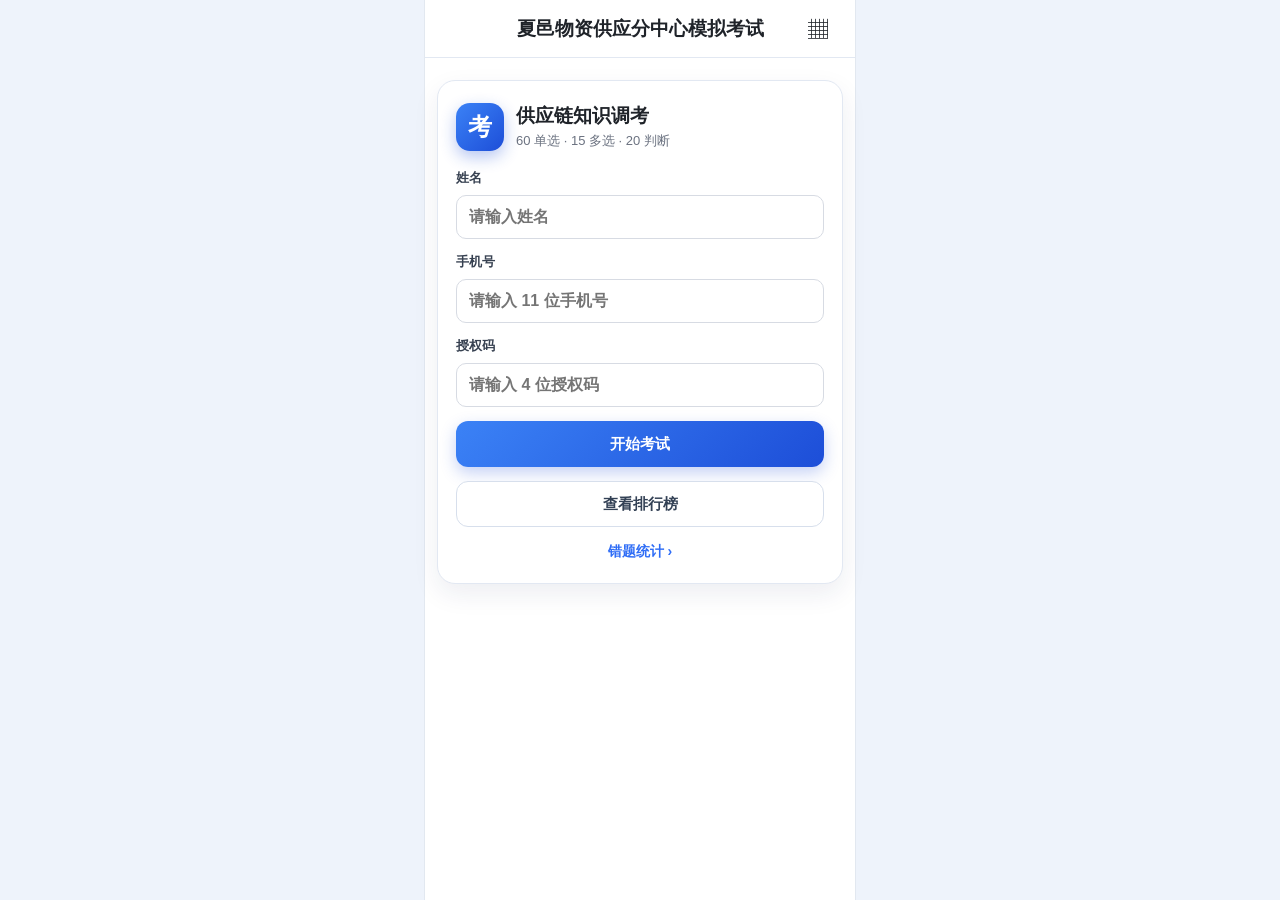
<file: index.html>
<!doctype html>
<html lang="zh-CN">
  <head>
    <meta charset="utf-8">
    <meta name="viewport" content="width=device-width, initial-scale=1, maximum-scale=1, minimum-scale=1, user-scalable=no, viewport-fit=cover">
    <title>夏邑物资供应分中心模拟考试</title>
    <link rel="stylesheet" href="./styles.css?v=20260609z6">
  </head>
  <body>
    <main class="app-shell">
      <header class="topbar">
        <button class="icon-button hidden" id="backButton" type="button" aria-label="返回">‹</button>
        <h1 id="pageTitle">夏邑物资供应分中心模拟考试</h1>
        <button class="icon-button" id="rankingShortcut" type="button" aria-label="排行榜">▦</button>
      </header>

      <section class="view active" id="loginView">
        <div class="login-panel">
          <div class="brand-block">
            <span class="brand-mark">考</span>
            <div>
              <h2>供应链知识调考</h2>
              <p>60 单选 · 15 多选 · 20 判断</p>
            </div>
          </div>

          <form id="loginForm" class="form-stack">
            <label>
              姓名
              <input id="nameInput" name="name" type="text" autocomplete="name" required maxlength="20" placeholder="请输入姓名">
            </label>
            <label>
              手机号
              <input id="phoneInput" name="phone" type="tel" autocomplete="tel" required pattern="^1[3-9]\d{9}$" placeholder="请输入 11 位手机号">
            </label>
            <label>
              授权码
              <input id="codeInput" name="code" type="tel" inputmode="numeric" required pattern="\d{4}" maxlength="4" placeholder="请输入 4 位授权码">
            </label>
            <button class="primary-button" type="submit">开始考试</button>
            <button id="homeRankingButton" class="secondary-button" type="button">查看排行榜</button>
            <a class="home-link" href="./admin.html">错题统计 ›</a>
          </form>
        </div>
      </section>

      <section class="view" id="examView">
        <div class="exam-status">
          <span id="progressText">第 1 / 95 题</span>
          <strong id="timerText">00:00:00</strong>
        </div>
        <div class="progress-track">
          <div id="progressBar" class="progress-bar"></div>
        </div>

        <article class="question-panel">
          <h2 class="question-title">
            <span id="questionType">单选题</span>
            <span id="questionScore">1分</span>
            <span id="questionStem"></span>
          </h2>
          <div id="optionsList" class="options-list"></div>
        </article>
        <div class="exam-tools">
          <button id="selectAllButton" class="select-all-button hidden" type="button">全选</button>
          <div class="nav-group">
            <button id="previousQuestionButton" class="secondary-button" type="button">上一题</button>
            <button id="inlineNextQuestionButton" class="primary-button" type="button">下一题</button>
          </div>
        </div>

        <footer class="exam-actions">
          <button id="submitExamButton" class="danger-button" type="button">交卷</button>
          <div class="exam-progress-group">
            <button id="questionCardButton" class="exam-stat exam-stat-btn" type="button"><span class="stat-grid">▦</span><b>答题卡</b></button>
          </div>
        </footer>
      </section>

      <section class="view" id="resultView">
        <section class="score-card">
          <div>
            <span>本次成绩</span>
            <strong id="scoreText">0.00</strong>
            <small>分</small>
          </div>
          <div>
            <span>用时</span>
            <strong id="durationText">00:00:00</strong>
          </div>
        </section>

        <nav class="tabs" aria-label="成绩视图">
          <button class="tab active" data-tab="all" type="button">全部</button>
          <button class="tab" data-tab="correct" type="button">答对</button>
          <button class="tab" data-tab="wrong" type="button">答错</button>
          <button class="tab" data-tab="ranking" type="button">排行榜</button>
        </nav>

        <div id="reviewList" class="review-list"></div>
        <div id="rankingList" class="ranking-list hidden"></div>

        <div class="bottom-actions">
          <button id="restartButton" type="button">重新考试</button>
          <button id="homeButton" type="button">返回首页</button>
        </div>
      </section>

      <section class="view" id="rankingView">
        <div class="section-title ranking-title">
          <h3>今日排行榜</h3>
          <span>按得分和用时排序</span>
        </div>
        <div id="homeRankingList" class="ranking-list"></div>
      </section>
    </main>

    <div id="questionSheet" class="sheet hidden" role="dialog" aria-modal="true" aria-labelledby="questionSheetTitle">
      <div class="sheet-backdrop" id="questionSheetBackdrop"></div>
      <section class="sheet-panel">
        <div class="sheet-head">
          <div>
            <h2 id="questionSheetTitle">答题卡</h2>
            <p id="questionSheetSummary">已答 0 / 95</p>
          </div>
          <button id="closeQuestionSheetButton" class="sheet-close" type="button" aria-label="关闭">×</button>
        </div>
        <div id="questionSheetBody" class="question-sheet-body"></div>
      </section>
    </div>

    <script type="module" src="./app.mjs?v=20260609z6"></script>
  </body>
</html>
</file>
<file: styles.css>
:root {
  color-scheme: light;
  --bg: #eef3fb;
  --panel: #ffffff;
  --text: #1f2329;
  --muted: #6b7280;
  --line: #e2e8f2;
  --soft-line: #eef2f7;
  --blue: #2f6df6;
  --blue-dark: #1f5be0;
  --blue-soft: #eef4ff;
  --brand-grad: linear-gradient(135deg, #3b82f6 0%, #1d4ed8 100%);
  --green: #16a34a;
  --red: #dc2626;
  --gold: #f5b93f;
  --silver: #b9c0ca;
  --bronze: #d69a45;
  --shadow-sm: 0 2px 8px rgba(15, 23, 42, 0.05);
  --shadow-md: 0 10px 26px rgba(31, 41, 85, 0.08);
}

* {
  box-sizing: border-box;
}

body {
  margin: 0;
  background: var(--bg);
  color: var(--text);
  font-family: "PingFang SC", "Heiti SC", "Hiragino Sans GB", "Source Han Sans CN", "Noto Sans CJK SC", "MiSans", "HarmonyOS Sans SC", "Microsoft YaHei", SimHei, "黑体", -apple-system, BlinkMacSystemFont, sans-serif;
  font-size: 15px;
  -webkit-font-smoothing: antialiased;
  -moz-osx-font-smoothing: grayscale;
}

button,
input {
  font: inherit;
}

.app-shell {
  width: min(100%, 430px);
  min-height: 100vh;
  margin: 0 auto;
  background: #ffffff;
  box-shadow: 0 0 0 1px rgba(15, 23, 42, 0.05);
}

.topbar {
  position: sticky;
  top: 0;
  z-index: 10;
  display: grid;
  grid-template-columns: 44px minmax(0, 1fr) 44px;
  align-items: center;
  min-height: 58px;
  padding: 6px 10px;
  border-bottom: 1px solid var(--line);
  background: rgba(255, 255, 255, 0.96);
  backdrop-filter: blur(12px);
}

.topbar h1 {
  grid-column: 2;
  margin: 0;
  overflow: hidden;
  text-align: center;
  text-overflow: clip;
  white-space: nowrap;
  font-size: clamp(16px, 4.6vw, 19px);
  font-weight: 800;
  line-height: 1.25;
  letter-spacing: 0;
}

#backButton {
  grid-column: 1;
  grid-row: 1;
}

#rankingShortcut {
  grid-column: 3;
  grid-row: 1;
}

.icon-button {
  width: 34px;
  height: 34px;
  border: 0;
  border-radius: 50%;
  background: transparent;
  color: var(--text);
  font-size: 28px;
  line-height: 1;
}

#rankingShortcut {
  font-size: 20px;
}

.view {
  display: none;
  padding: 14px 12px calc(96px + env(safe-area-inset-bottom));
}

.view.active {
  display: block;
}

.hidden {
  display: none !important;
}

.login-panel,
.list-panel,
.question-panel,
.score-card {
  border: 1px solid var(--line);
  border-radius: 12px;
  background: var(--panel);
  box-shadow: 0 8px 18px rgba(31, 41, 55, 0.035);
}

.login-panel {
  margin-top: 8px;
  padding: 22px 18px;
  border-radius: 18px;
  box-shadow: var(--shadow-md);
}

.question-panel {
  border: 0;
  border-radius: 0;
  background: transparent;
  box-shadow: none;
  padding: 4px 2px;
}

.brand-block {
  display: flex;
  gap: 12px;
  align-items: center;
  margin-bottom: 18px;
}

.brand-mark {
  display: grid;
  width: 48px;
  height: 48px;
  place-items: center;
  border-radius: 14px;
  background: var(--brand-grad);
  color: #fff;
  font-size: 24px;
  font-weight: 800;
  box-shadow: 0 6px 16px rgba(29, 78, 216, 0.32);
}

.brand-block h2 {
  margin: 0 0 4px;
  font-size: 19px;
  font-weight: 800;
  line-height: 1.25;
}

.brand-block p,
.section-title span {
  margin: 0;
  color: var(--muted);
  font-size: 13px;
}

.form-stack {
  display: grid;
  gap: 14px;
}

.home-link {
  margin-top: 2px;
  color: var(--blue);
  text-align: center;
  text-decoration: none;
  font-size: 14px;
  font-weight: 600;
}

label {
  display: grid;
  gap: 8px;
  color: #374151;
  font-size: 13px;
  font-weight: 600;
}

input {
  width: 100%;
  min-height: 44px;
  padding: 0 12px;
  border: 1px solid #d7dbe3;
  border-radius: 10px;
  outline: none;
  background: #fff;
  color: var(--text);
  font-size: 16px;
}

input:focus {
  border-color: var(--blue);
  box-shadow: 0 0 0 3px rgba(54, 123, 245, 0.14);
}

.primary-button,
.query-row button,
.bottom-actions button,
.secondary-button,
.danger-button {
  min-height: 46px;
  border: 0;
  border-radius: 12px;
  font-weight: 700;
  transition: transform 0.04s ease, filter 0.15s ease;
}

.primary-button,
.query-row button,
.bottom-actions button {
  background: var(--brand-grad);
  color: #fff;
  box-shadow: 0 6px 16px rgba(29, 78, 216, 0.26);
}

.primary-button:active,
.bottom-actions button:active {
  transform: translateY(1px);
}

.secondary-button {
  border: 1px solid #d7dfec;
  background: #fff;
  color: #334155;
}

.danger-button {
  background: #fff1f2;
  color: #be123c;
}

.primary-button:disabled {
  background: #d8dee8;
  color: #7b8494;
}

.secondary-button:disabled {
  border-color: #e2e8f0;
  background: #f8fafc;
  color: #a0a8b5;
}

.primary-button:active,
.query-row button:active,
.bottom-actions button:active {
  background: var(--blue-dark);
}

.query-row {
  display: grid;
  grid-template-columns: 1fr 84px;
  gap: 10px;
  margin-top: 16px;
}

.list-panel {
  margin-top: 16px;
  padding: 16px;
}

.section-title {
  display: flex;
  align-items: center;
  justify-content: space-between;
  gap: 12px;
  margin-bottom: 10px;
}

.section-title h3 {
  margin: 0;
  font-size: 16px;
}

.ranking-title {
  padding: 4px 2px 12px;
}

.empty-state {
  padding: 28px 0;
  color: var(--muted);
  text-align: center;
}

.exam-status {
  display: flex;
  align-items: center;
  justify-content: space-between;
  margin-bottom: 10px;
  color: var(--muted);
  font-size: 15px;
  font-weight: 700;
}

.exam-status strong {
  color: var(--blue);
  font-size: 17px;
  font-variant-numeric: tabular-nums;
}

.progress-track {
  height: 6px;
  overflow: hidden;
  border-radius: 999px;
  background: #e8edf5;
}

.progress-bar {
  width: 0%;
  height: 100%;
  border-radius: inherit;
  transition: width 0.25s ease;
  background: var(--brand-grad);
  transition: width 0.2s ease;
}

.question-panel {
  margin-top: 16px;
  padding: 16px;
}

.question-title {
  margin: 6px 0 20px;
  font-size: clamp(15.5px, 4.2vw, 18px);
  font-weight: 700;
  line-height: 1.6;
}

#questionScore {
  display: none;
}

#questionType {
  display: inline-block;
  vertical-align: 2px;
  margin-right: 8px;
  padding: 2px 9px;
  border-radius: 7px;
  background: var(--blue);
  color: #fff;
  font-size: 13px;
  font-weight: 700;
}

#questionScore {
  vertical-align: 2px;
  margin-right: 8px;
  color: var(--muted);
  font-size: 13px;
  font-weight: 600;
}

#questionStem {
  font-weight: 700;
}

.exam-tools {
  display: flex;
  flex-wrap: wrap;
  align-items: center;
  gap: 10px;
  margin-top: 22px;
}

.exam-tools .submit-answer {
  flex: 1 1 auto;
  min-height: 44px;
  padding: 0 22px;
}

.exam-tools .nav-group {
  display: flex;
  gap: 10px;
  margin-left: auto;
}

.exam-tools .nav-group button {
  min-width: 96px;
  min-height: 44px;
  padding: 0 18px;
}

.select-all-button {
  min-height: 32px;
  margin: -4px 0 14px;
  padding: 0 14px;
  border: 1px solid rgba(47, 115, 246, 0.28);
  border-radius: 999px;
  background: var(--blue-soft);
  color: var(--blue);
  font-size: 13px;
  font-weight: 800;
}

.select-all-button:active {
  background: #dfeeff;
}

#questionStem {
  margin: 0 0 18px;
  font-size: clamp(17px, 4.8vw, 20px);
  font-weight: 750;
  line-height: 1.5;
  letter-spacing: 0;
  text-align: left;
}

.options-list {
  display: grid;
  gap: 2px;
}

.option-item {
  display: grid;
  grid-template-columns: 46px 1fr;
  gap: 16px;
  align-items: center;
  min-height: 60px;
  padding: 9px 2px;
  border: 0;
  border-radius: 12px;
  background: transparent;
  color: #1f2937;
  text-align: left;
}

.option-item + .option-item {
  border-top: 1px solid #f1f4f9;
}

.option-item.selected {
  background: var(--blue-soft);
  border-top-color: transparent;
}

.option-key {
  display: grid;
  width: 46px;
  height: 46px;
  place-items: center;
  border: 1px solid #d6dde7;
  border-radius: 10px;
  background: #fff;
  color: #5b6473;
  font-size: 18px;
  font-weight: 600;
}

.option-item.selected .option-key {
  border-color: var(--blue);
}

.option-item span:last-child {
  justify-self: start;
  width: 100%;
  font-size: 16.5px;
  font-weight: 500;
  line-height: 1.5;
  text-align: left;
}

.option-item.selected span:last-child {
  color: var(--blue);
  font-weight: 600;
}

.option-item.selected .option-key {
  background: var(--blue);
  border-color: var(--blue);
  color: #fff;
}

/* 练习模式：判定后高亮 */
.option-item.is-correct {
  background: #ecfbf1;
}

.option-item.is-correct .option-key {
  background: var(--green);
  border-color: var(--green);
  color: #fff;
}

.option-item.is-correct span:last-child {
  color: var(--green);
  font-weight: 600;
}

.option-item.is-wrong {
  background: #fef2f2;
}

.option-item.is-wrong .option-key {
  background: var(--red);
  border-color: var(--red);
  color: #fff;
}

.option-item.is-wrong span:last-child {
  color: var(--red);
  font-weight: 600;
}

.option-item:disabled {
  opacity: 1;
}

.question-nav {
  display: flex;
  justify-content: space-between;
  gap: 12px;
  margin: -4px 0 14px;
}

.question-nav button {
  min-width: 88px;
  padding: 0 16px;
}

.exam-actions,
.bottom-actions {
  position: fixed;
  right: max(0px, calc((100vw - 430px) / 2));
  bottom: 0;
  left: max(0px, calc((100vw - 430px) / 2));
  display: grid;
  gap: 10px;
  width: min(100%, 430px);
  padding: 10px 12px max(10px, env(safe-area-inset-bottom));
  border-top: 1px solid var(--line);
  background: rgba(255, 255, 255, 0.96);
  backdrop-filter: blur(12px);
}

.exam-actions {
  display: flex;
  align-items: center;
  justify-content: space-between;
}

.exam-actions .danger-button {
  flex: 0 0 auto;
  padding: 0 26px;
}

.exam-progress-group {
  display: flex;
  align-items: center;
  gap: 18px;
}

.exam-stat {
  display: flex;
  flex-direction: column;
  align-items: center;
  gap: 3px;
  min-height: auto;
  padding: 0;
  border: 0;
  background: transparent;
  color: var(--muted);
  font-size: 11px;
  line-height: 1;
}

.exam-stat b {
  font-size: 12px;
  font-weight: 700;
  color: #475569;
}

.stat-dot {
  display: grid;
  place-items: center;
  width: 26px;
  height: 26px;
  border-radius: 50%;
  color: #fff;
  font-size: 15px;
  font-weight: 700;
}

.stat-ok { background: var(--green); }
.stat-no { background: var(--red); }

.stat-grid {
  font-size: 22px;
  line-height: 1;
  color: #475569;
}

.score-card {
  display: grid;
  grid-template-columns: 1fr 1fr;
  gap: 12px;
  margin-top: 6px;
  padding: 20px 18px;
  border: 0;
  border-radius: 18px;
  background: var(--brand-grad);
  box-shadow: 0 12px 28px rgba(29, 78, 216, 0.28);
}

.sheet {
  position: fixed;
  inset: 0;
  z-index: 30;
}

.sheet-backdrop {
  position: absolute;
  inset: 0;
  background: rgba(15, 23, 42, 0.36);
}

.sheet-panel {
  position: absolute;
  right: max(0px, calc((100vw - 430px) / 2));
  bottom: 0;
  left: max(0px, calc((100vw - 430px) / 2));
  max-height: 82vh;
  width: min(100%, 430px);
  overflow: auto;
  padding: 16px 14px max(18px, env(safe-area-inset-bottom));
  border-radius: 18px 18px 0 0;
  background: #fff;
  box-shadow: 0 -18px 40px rgba(15, 23, 42, 0.18);
}

.sheet-head {
  display: flex;
  align-items: flex-start;
  justify-content: space-between;
  gap: 12px;
  margin-bottom: 12px;
}

.sheet-head h2 {
  margin: 0 0 4px;
  font-size: 18px;
}

.sheet-head p {
  margin: 0;
  color: var(--muted);
  font-size: 13px;
}

.sheet-close {
  width: 34px;
  height: 34px;
  border: 0;
  border-radius: 50%;
  background: #f1f5f9;
  color: #334155;
  font-size: 24px;
  line-height: 1;
}

.question-sheet-group {
  padding: 12px 0;
  border-top: 1px solid var(--soft-line);
}

.question-sheet-group h3 {
  margin: 0 0 10px;
  font-size: 15px;
}

.question-sheet-grid {
  display: grid;
  grid-template-columns: repeat(5, 1fr);
  gap: 8px;
}

.question-sheet-item {
  display: grid;
  gap: 3px;
  min-height: 50px;
  padding: 6px 4px;
  border: 1px solid #dbe3ef;
  border-radius: 10px;
  background: #fff;
  color: #334155;
}

.question-sheet-item strong {
  font-size: 15px;
}

.question-sheet-item span {
  color: var(--muted);
  font-size: 11px;
}

.question-sheet-item.answered {
  border-color: rgba(47, 115, 246, 0.32);
  background: var(--blue-soft);
  color: var(--blue);
}

.question-sheet-item.answered span {
  color: var(--blue);
}

.question-sheet-item.current {
  box-shadow: 0 0 0 2px rgba(47, 115, 246, 0.26);
}

.score-card div {
  display: grid;
  gap: 6px;
}

.score-card span,
.score-card small {
  color: rgba(255, 255, 255, 0.82);
}

.score-card strong {
  font-size: 34px;
  line-height: 1;
  color: #fff;
  font-variant-numeric: tabular-nums;
}

.tabs {
  position: sticky;
  top: 58px;
  z-index: 8;
  display: grid;
  grid-template-columns: repeat(4, 1fr);
  margin: 16px -12px 0;
  border-bottom: 1px solid var(--line);
  background: #fff;
}

.tab {
  height: 46px;
  border: 0;
  border-bottom: 3px solid transparent;
  background: #fff;
  color: #2f343d;
  font-size: 15px;
}

.tab.active {
  border-bottom-color: var(--blue);
  color: var(--blue);
  font-weight: 700;
}

.review-list,
.ranking-list {
  margin: 0 -12px;
}

.review-item {
  padding: 14px 12px;
  border-bottom: 1px solid var(--line);
  background: #fff;
}

.review-head {
  display: flex;
  justify-content: space-between;
  gap: 10px;
  margin-bottom: 8px;
  font-weight: 700;
}

.correct {
  color: var(--green);
}

.wrong {
  color: var(--red);
}

.review-stem {
  margin: 0 0 8px;
  line-height: 1.5;
  font-size: 15px;
}

.review-options {
  margin: 0 0 10px;
  padding: 0;
  list-style: none;
  display: grid;
  gap: 6px;
}

.review-option {
  display: grid;
  grid-template-columns: 22px minmax(0, 1fr) auto;
  align-items: center;
  gap: 8px;
  padding: 8px 10px;
  border: 1px solid var(--soft-line);
  border-radius: 8px;
  background: #fbfcfe;
  font-size: 14px;
  line-height: 1.45;
}

.review-option-key {
  display: grid;
  place-items: center;
  width: 22px;
  height: 22px;
  border-radius: 50%;
  background: #eef1f6;
  color: var(--muted);
  font-size: 12px;
  font-weight: 700;
}

.review-option-tag {
  font-size: 11px;
  font-weight: 700;
  white-space: nowrap;
}

.review-option.opt-correct {
  border-color: #b6e6c8;
  background: #ecfbf1;
}

.review-option.opt-correct .review-option-key {
  background: var(--green);
  color: #fff;
}

.review-option.opt-correct .review-option-tag {
  color: var(--green);
}

.review-option.opt-wrong {
  border-color: #f6c5c5;
  background: #fef2f2;
}

.review-option.opt-wrong .review-option-key {
  background: var(--red);
  color: #fff;
}

.review-option.opt-wrong .review-option-tag {
  color: var(--red);
}

.review-answer {
  color: var(--muted);
  font-size: 14px;
  line-height: 1.7;
}

.review-answer b {
  color: var(--green);
}

.ranking-row {
  display: grid;
  grid-template-columns: 60px minmax(0, 1fr) 74px;
  align-items: center;
  min-height: 96px;
  padding: 12px;
  border-bottom: 1px solid var(--line);
  background: #fff;
}

.rank-badge {
  display: grid;
  width: 40px;
  height: 40px;
  place-items: center;
  justify-self: center;
  border-radius: 50%;
  background: #eef1f6;
  color: #313844;
  font-size: 17px;
  font-weight: 800;
}

.rank-badge.top {
  position: relative;
  color: #fff;
}

.rank-badge.top::after {
  content: "";
  position: absolute;
  bottom: -11px;
  width: 22px;
  height: 14px;
  background: currentColor;
  clip-path: polygon(0 0, 45% 0, 45% 100%, 0 72%, 0 0, 55% 0, 100% 0, 100% 72%, 55% 100%, 55% 0);
  opacity: 0.8;
}

.rank-badge.gold {
  background: var(--gold);
  color: #c47b00;
}

.rank-badge.silver {
  background: var(--silver);
  color: #7b8490;
}

.rank-badge.bronze {
  background: var(--bronze);
  color: #98601e;
}

.rank-person {
  display: grid;
  gap: 8px;
  min-width: 0;
}

.rank-name {
  overflow: hidden;
  text-overflow: ellipsis;
  white-space: nowrap;
  font-size: 15px;
  font-weight: 700;
}

.me-flag {
  display: inline-grid;
  min-width: 28px;
  height: 20px;
  margin-right: 6px;
  place-items: center;
  border-radius: 0 999px 999px 0;
  background: #ff594f;
  color: #fff;
  font-size: 13px;
  font-weight: 800;
}

.rank-meta {
  color: var(--muted);
  font-size: 13px;
  line-height: 1.5;
  font-variant-numeric: tabular-nums;
}

.rank-score {
  text-align: right;
  color: #20242b;
  font-size: 17px;
  line-height: 1.25;
  font-variant-numeric: tabular-nums;
}

.history-item {
  display: grid;
  grid-template-columns: 1fr auto;
  gap: 12px;
  padding: 12px 0;
  border-bottom: 1px solid var(--line);
}

.history-item:last-child {
  border-bottom: 0;
}

.history-item strong {
  font-size: 16px;
}

.history-item span {
  color: var(--muted);
  font-size: 14px;
}

@media (max-width: 420px) {
  .view {
    padding-right: 12px;
    padding-left: 12px;
  }

  .topbar {
    grid-template-columns: 38px minmax(0, 1fr) 38px;
    padding-right: 8px;
    padding-left: 8px;
  }

  .topbar h1 {
    font-size: clamp(15px, 4.4vw, 18px);
  }

  .icon-button {
    width: 34px;
    height: 34px;
  }

  .tabs,
  .review-list,
  .ranking-list {
    margin-right: -12px;
    margin-left: -12px;
  }

  .ranking-row {
    grid-template-columns: 54px minmax(0, 1fr) 70px;
    padding-right: 12px;
    padding-left: 12px;
  }

  .rank-badge {
    width: 38px;
    height: 38px;
  }

  .exam-actions,
  .bottom-actions {
    right: 0;
    left: 0;
    width: 100%;
    padding-right: 12px;
    padding-left: 12px;
  }

  .sheet-panel {
    right: 0;
    left: 0;
    width: 100%;
  }

  .rank-score {
    font-size: 16px;
  }
}
</file>
